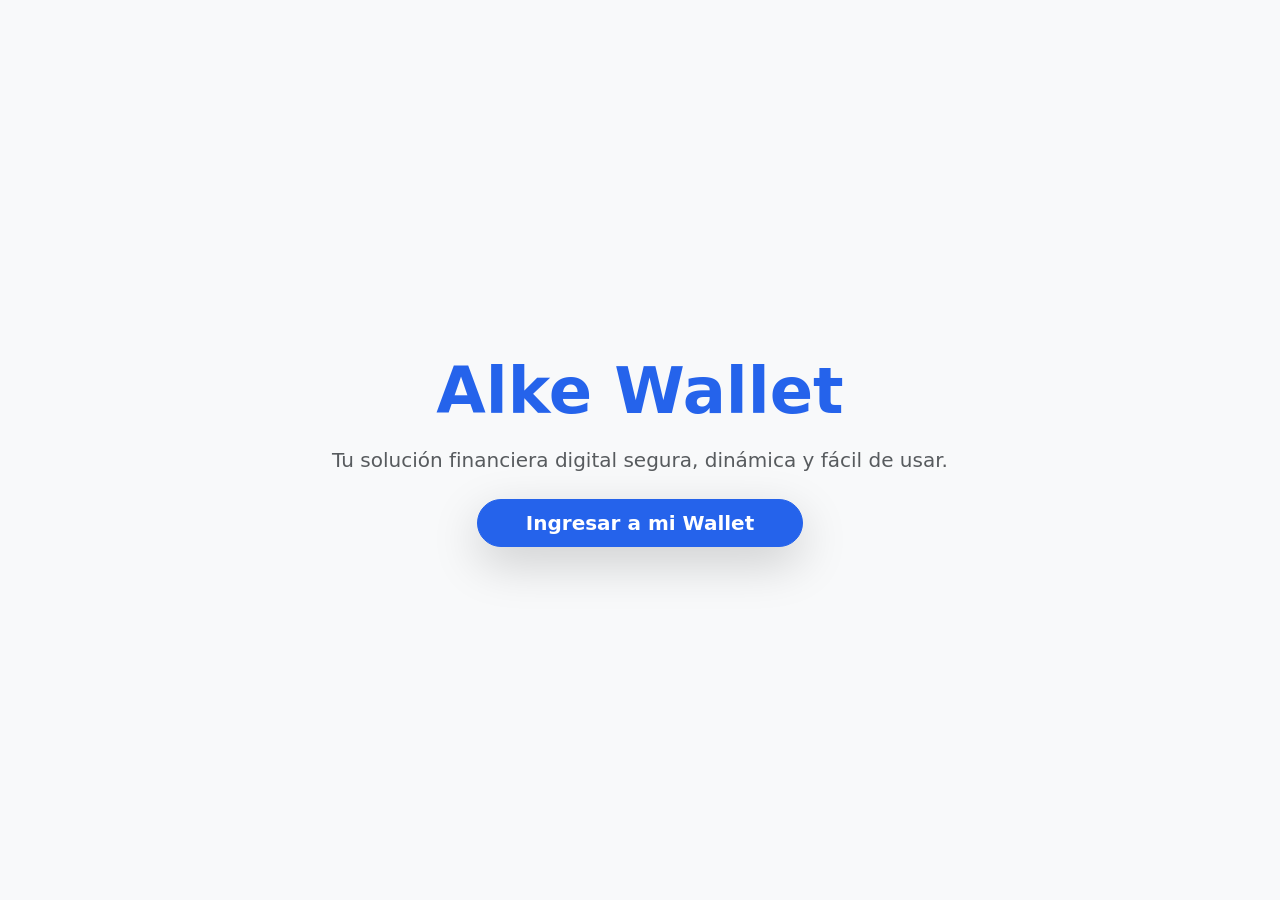
<file: index.html>
<!DOCTYPE html>
<html lang="es">
<head>
    <meta charset="UTF-8">
    <meta name="viewport" content="width=device-width, initial-scale=1.0">
    <title>Alke Wallet - Bienvenido</title>
    <link href="https://cdn.jsdelivr.net/npm/bootstrap@5.3.0/dist/css/bootstrap.min.css" rel="stylesheet">
    <link rel="stylesheet" href="css/styles.css">
</head>
<body class="d-flex align-items-center justify-content-center vh-100 bg-light">
    <div class="text-center p-3">
        <h1 class="display-3 fw-bold text-primary mb-3">Alke Wallet</h1>
        <p class="lead text-muted mb-4">Tu solución financiera digital segura, dinámica y fácil de usar.</p>
        <a href="login.html" class="btn btn-primary btn-lg px-5 shadow-lg rounded-pill fw-bold">Ingresar a mi Wallet</a>
    </div>
</body>
</html>
</file>
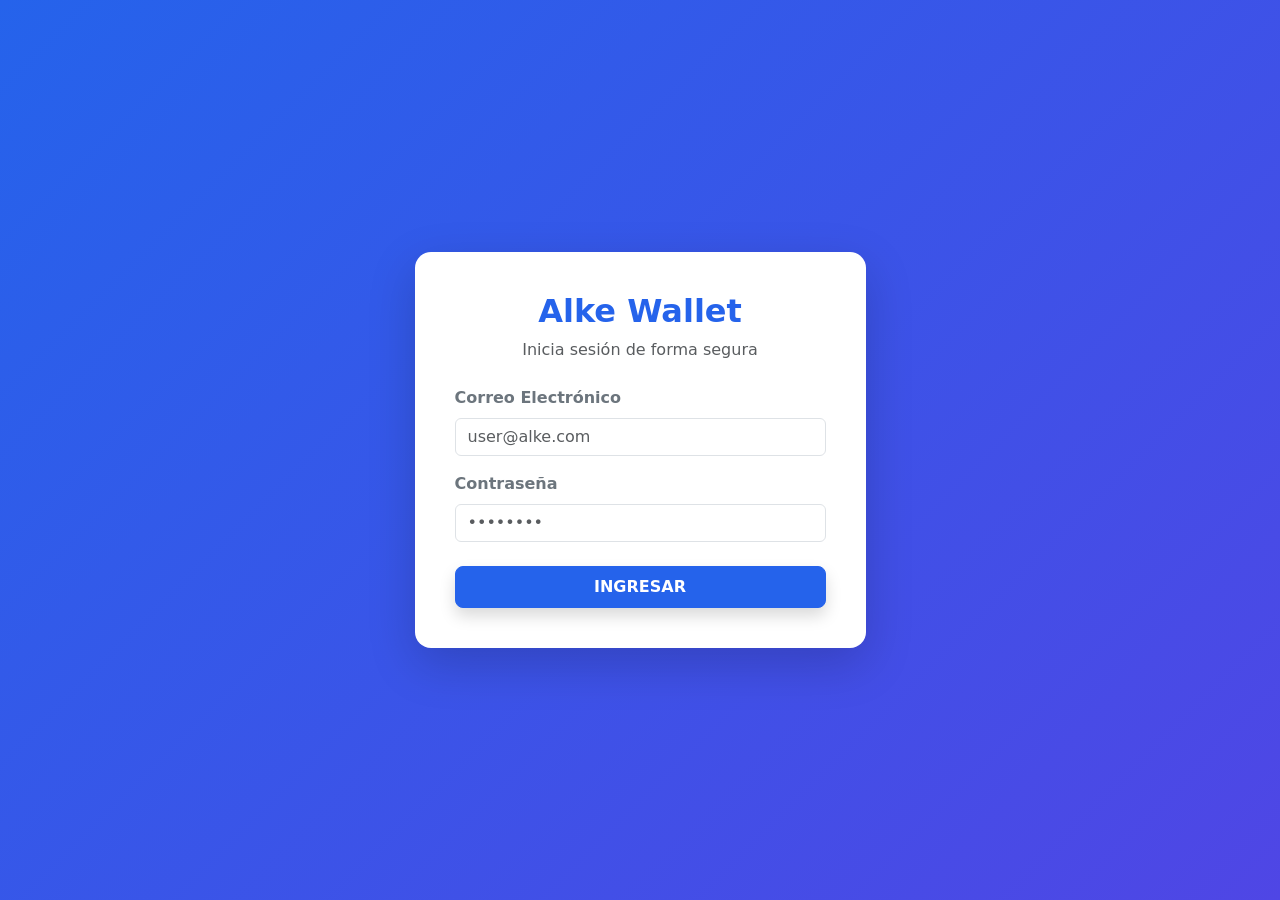
<file: login.html>
<!DOCTYPE html>
<html lang="es">
<head>
    <meta charset="UTF-8">
    <meta name="viewport" content="width=device-width, initial-scale=1.0">
    <title>Alke Wallet - Iniciar Sesión</title>
    <link href="https://cdn.jsdelivr.net/npm/bootstrap@5.3.0/dist/css/bootstrap.min.css" rel="stylesheet">
    <link rel="stylesheet" href="css/styles.css">
</head>
<body class="bg-gradient-primary min-vh-100 d-flex align-items-center">
    <div class="container">
        <div class="row justify-content-center">
            <div class="col-md-5">
                <div class="card border-0 shadow-lg p-4 rounded-4 animate-fade-in">
                    <div class="card-body">
                        <div class="text-center mb-4">
                            <h2 class="fw-bold text-primary">Alke Wallet</h2>
                            <p class="text-muted">Inicia sesión de forma segura</p>
                        </div>
                        <form id="loginForm">
                            <div class="mb-3">
                                <label for="email" class="form-label text-secondary fw-semibold">Correo Electrónico</label>
                                <input type="email" class="form-control" id="email" placeholder="user@alke.com" required>
                            </div>
                            <div class="mb-4">
                                <label for="password" class="form-label text-secondary fw-semibold">Contraseña</label>
                                <input type="password" class="form-control" id="password" placeholder="••••••••" required>
                            </div>
                            <div id="loginAlert" class="alert alert-danger d-none mb-3 small" role="alert">
                                ❌ Credenciales incorrectas. Prueba con <strong>user@alke.com</strong> y contraseña <strong>123456</strong>.
                            </div>
                            <button type="submit" id="btn-login" class="btn btn-primary w-100 py-2 fw-bold text-uppercase shadow rounded-3">Ingresar</button>
                    </div>
                </div>
            </div>
        </div>
    </div>
   <script src="https://code.jquery.com/jquery-3.6.4.min.js"></script>
    <script src="js/login.js"></script>
</body>
</html>
</file>
<file: css/styles.css>
:root {
    --primary-color: #2563eb;
    --secondary-color: #4f46e5;
    --wallet-gradient: linear-gradient(135deg, #2563eb 0%, #4f46e5 100%);
}

/* Fondos Corporativos */
.bg-gradient-primary {
    background: var(--wallet-gradient);
}

.text-primary {
    color: var(--primary-color) !important;
}

.btn-primary {
    background-color: var(--primary-color);
    border-color: var(--primary-color);
}

.btn-primary:hover {
    background-color: #1d4ed8;
    border-color: #1d4ed8;
}

.card-wallet {
    background: var(--wallet-gradient);
}

/* Efectos visuales de interactividad UX (Requerimiento de Rendimiento) */
.hover-card {
    transition: transform 0.25s ease, box-shadow 0.25s ease;
    cursor: pointer;
}

.hover-card:hover {
    transform: translateY(-5px);
    box-shadow: 0 12px 24px rgba(0, 0, 0, 0.1) !important;
}

/* Lista Desplegable para Autocompletado de Búsqueda */
#autocompleteList .list-group-item {
    cursor: pointer;
    transition: background-color 0.2s;
}

#autocompleteList .list-group-item:hover {
    background-color: #eff6ff;
}

/* Animación de entrada suave para las pantallas */
.animate-fade-in {
    animation: fadeIn 0.4s ease-out forwards;
}

@keyframes fadeIn {
    from {
        opacity: 0;
        transform: translateY(10px);
    }
    to {
        opacity: 1;
        transform: translateY(0);
    }
}
</file>
